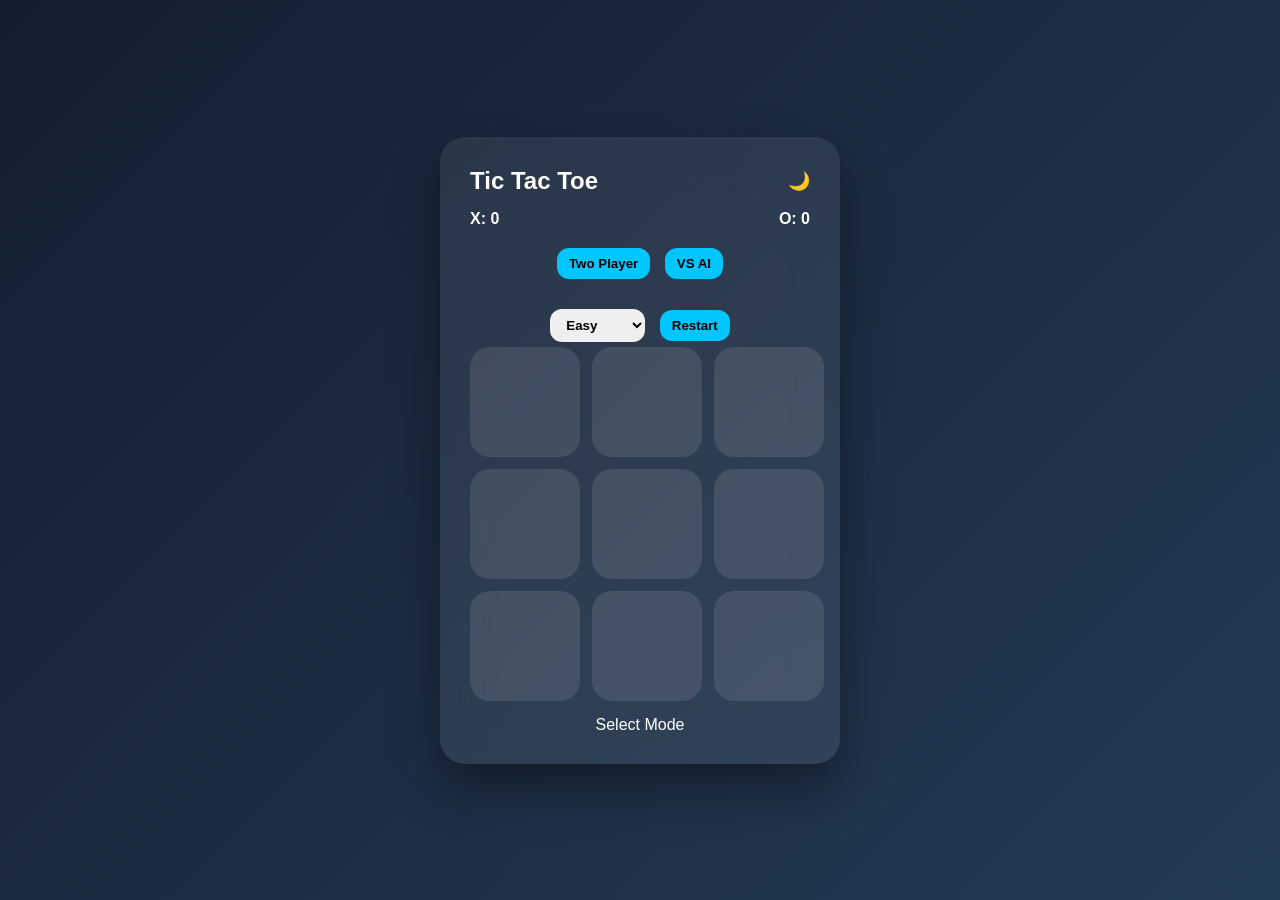
<file: Task-3/index.html>
<!DOCTYPE html>
<html lang="en">
<head>
<meta charset="UTF-8">
<meta name="viewport" content="width=device-width, initial-scale=1.0">
<title>Premium Tic Tac Toe</title>
<link rel="stylesheet" href="style.css">
</head>
<body>

<div class="container">
    <div class="top-bar">
        <h2>Tic Tac Toe</h2>
        <div class="toggle" id="themeToggle">🌙</div>
    </div>

    <div class="scoreboard">
        <div>X: <span id="scoreX">0</span></div>
        <div>O: <span id="scoreO">0</span></div>
    </div>

    <div class="mode-buttons">
        <button id="twoPlayerBtn">Two Player</button>
        <button id="aiBtn">VS AI</button>
    </div>

    <div class="controls">
        <select id="difficulty">
            <option value="easy">Easy</option>
            <option value="medium">Medium</option>
            <option value="hard">Hard</option>
        </select>
        <button id="restartBtn">Restart</button>
    </div>

    <div class="board" id="board"></div>

    <div class="status" id="status">Select Mode</div>
</div>

<script src="script.js"></script>
</body>
</html>
</file>
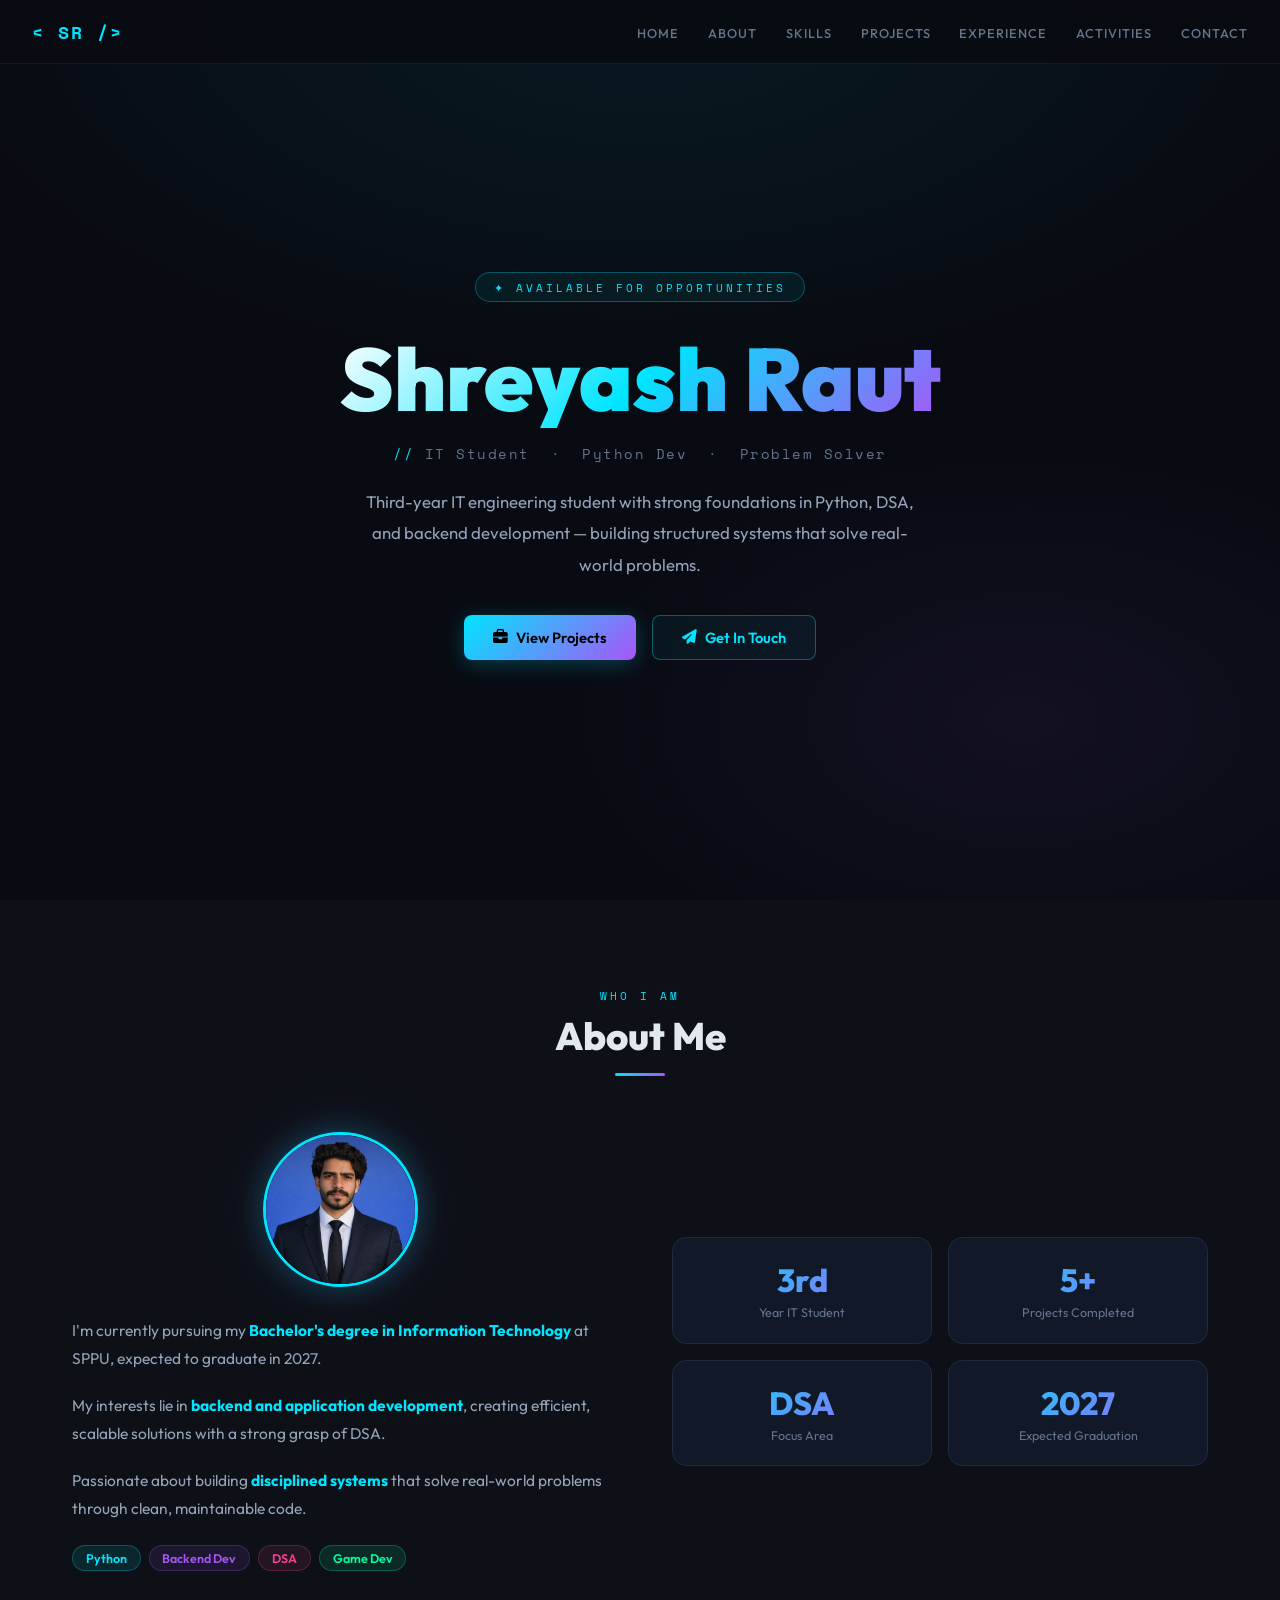
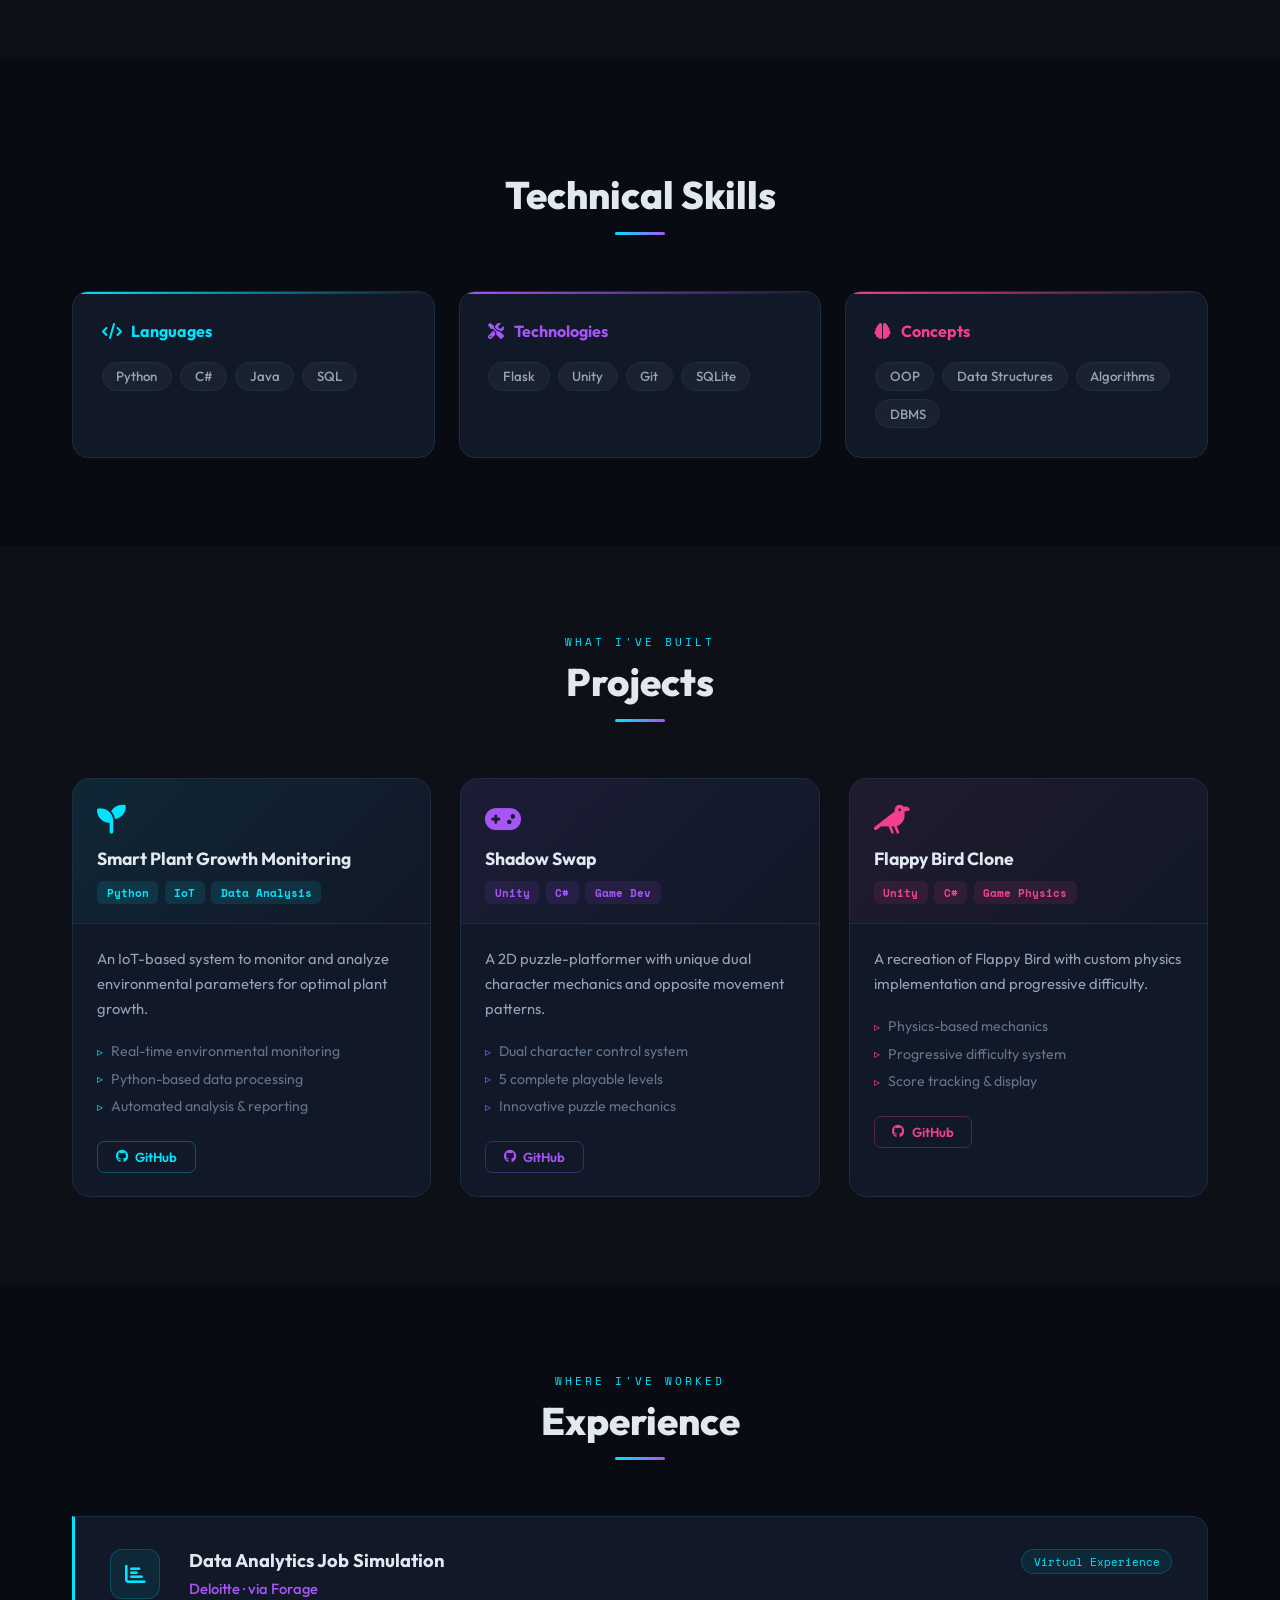
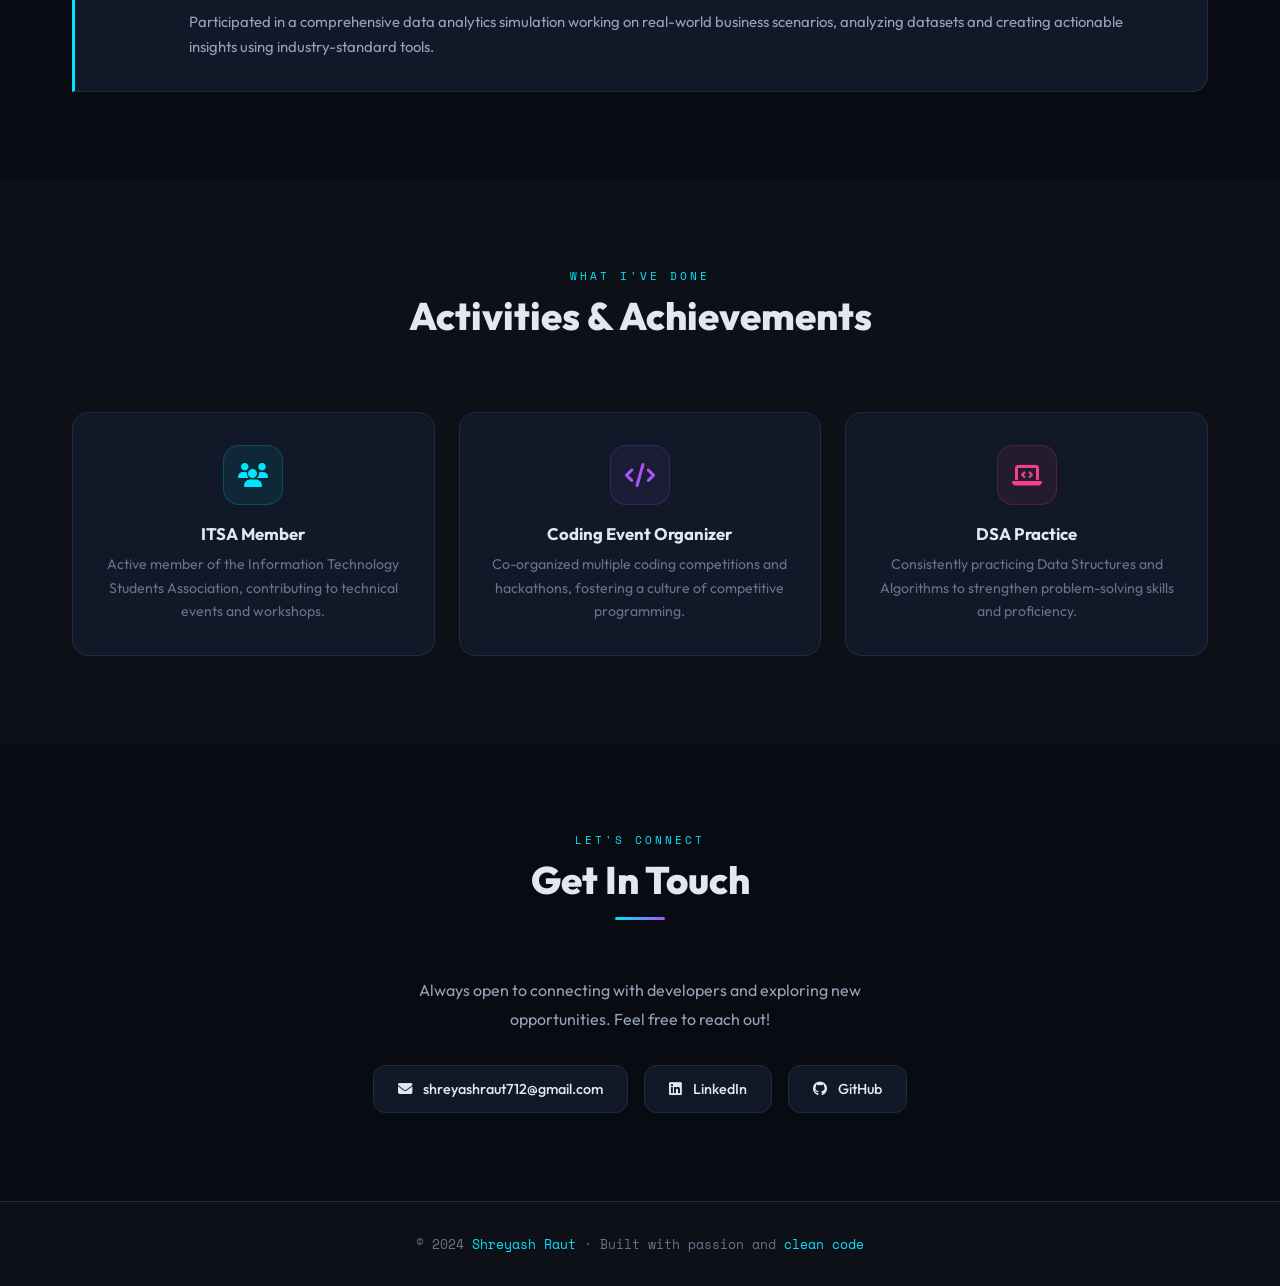
<file: Task-4/index.html>
<!DOCTYPE html>
<html lang="en">
<head>
    <meta charset="UTF-8">
    <meta name="viewport" content="width=device-width, initial-scale=1.0">
    <title>Shreyash Raut - Portfolio</title>
    <link href="https://fonts.googleapis.com/css2?family=Space+Mono:wght@400;700&family=Outfit:wght@300;400;500;600;700;800;900&display=swap" rel="stylesheet">
    <link rel="stylesheet" href="https://cdnjs.cloudflare.com/ajax/libs/font-awesome/6.4.0/css/all.min.css">
    <link rel="stylesheet" href="style.css">
</head>
<body>

<!-- LOADER -->
<div id="loader">
    <div class="loader-text">SR</div>
    <div class="loader-bar"><div class="loader-fill"></div></div>
</div>

<!-- NAV -->
<nav>
    <a href="#home" class="logo">&lt; SR /&gt;</a>
    <ul class="nav-links" id="navLinks">
        <li><a href="#home">Home</a></li>
        <li><a href="#about">About</a></li>
        <li><a href="#skills">Skills</a></li>
        <li><a href="#projects">Projects</a></li>
        <li><a href="#experience">Experience</a></li>
        <li><a href="#achievements">Activities</a></li>
        <li><a href="#contact">Contact</a></li>
    </ul>
    <button class="menu-btn" id="menuBtn"><i class="fas fa-bars"></i></button>
</nav>

<!-- HERO -->
<section class="hero" id="home">
    <div class="hero-inner">
        <div class="hero-badge">✦ Available for opportunities</div>
        <h1>Shreyash Raut</h1>
        <p class="hero-sub"><span>//</span> IT Student &nbsp;·&nbsp; Python Dev &nbsp;·&nbsp; Problem Solver</p>
        <p class="hero-desc">Third-year IT engineering student with strong foundations in Python, DSA, and backend development — building structured systems that solve real-world problems.</p>
        <div class="hero-btns">
            <a href="#projects" class="btn btn-primary"><i class="fas fa-briefcase"></i> View Projects</a>
            <a href="#contact" class="btn btn-outline"><i class="fas fa-paper-plane"></i> Get In Touch</a>
        </div>
    </div>
</section>

<!-- ABOUT -->
<div class="sec-alt" id="about">
    <div class="sec-alt-in">
        <p class="sec-label reveal">who i am</p>
        <h2 class="sec-title reveal">About Me</h2>
        <div class="sec-line reveal"></div>
        <div class="about-grid reveal">
            <div class="about-text">
                <div class="about-photo-wrap">
                    <img src="Shreyash.jpeg" alt="Shreyash Raut" class="about-photo" />
                </div>
                <p>I'm currently pursuing my <strong>Bachelor's degree in Information Technology</strong> at SPPU, expected to graduate in 2027.</p>
                <p>My interests lie in <strong>backend and application development</strong>, creating efficient, scalable solutions with a strong grasp of DSA.</p>
                <p>Passionate about building <strong>disciplined systems</strong> that solve real-world problems through clean, maintainable code.</p>
                <div class="badges">
                    <span class="badge c">Python</span>
                    <span class="badge v">Backend Dev</span>
                    <span class="badge p">DSA</span>
                    <span class="badge g">Game Dev</span>
                </div>
            </div>
            <div class="about-stats">
                <div class="stat-card"><div class="stat-num">3rd</div><div class="stat-lbl">Year IT Student</div></div>
                <div class="stat-card"><div class="stat-num">5+</div><div class="stat-lbl">Projects Completed</div></div>
                <div class="stat-card"><div class="stat-num">DSA</div><div class="stat-lbl">Focus Area</div></div>
                <div class="stat-card"><div class="stat-num">2027</div><div class="stat-lbl">Expected Graduation</div></div>
            </div>
        </div>
    </div>
</div>

<!-- SKILLS -->
<div class="sec" id="skills">
    <p class="sec-label reveal">what i know</p>
    <h2 class="sec-title reveal">Technical Skills</h2>
    <div class="sec-line reveal"></div>
    <div class="skills-grid reveal">
        <div class="skill-card sc">
            <h3><i class="fas fa-code"></i> Languages</h3>
            <div class="tags">
                <span class="tag">Python</span><span class="tag">C#</span>
                <span class="tag">Java</span><span class="tag">SQL</span>
            </div>
        </div>
        <div class="skill-card sv">
            <h3><i class="fas fa-tools"></i> Technologies</h3>
            <div class="tags">
                <span class="tag">Flask</span><span class="tag">Unity</span>
                <span class="tag">Git</span><span class="tag">SQLite</span>
            </div>
        </div>
        <div class="skill-card sp">
            <h3><i class="fas fa-brain"></i> Concepts</h3>
            <div class="tags">
                <span class="tag">OOP</span><span class="tag">Data Structures</span>
                <span class="tag">Algorithms</span><span class="tag">DBMS</span>
            </div>
        </div>
    </div>
</div>

<!-- PROJECTS -->
<div class="sec-alt" id="projects">
    <div class="sec-alt-in">
        <p class="sec-label reveal">what i've built</p>
        <h2 class="sec-title reveal">Projects</h2>
        <div class="sec-line reveal"></div>
        <div class="proj-grid reveal">
            <div class="proj-card">
                <div class="proj-head">
                    <div class="proj-icon"><i class="fas fa-seedling"></i></div>
                    <h3>Smart Plant Growth Monitoring</h3>
                    <div class="tech-tags">
                        <span class="tech-tag">Python</span>
                        <span class="tech-tag">IoT</span>
                        <span class="tech-tag">Data Analysis</span>
                    </div>
                </div>
                <div class="proj-body">
                    <p class="proj-desc">An IoT-based system to monitor and analyze environmental parameters for optimal plant growth.</p>
                    <ul class="proj-features">
                        <li>Real-time environmental monitoring</li>
                        <li>Python-based data processing</li>
                        <li>Automated analysis & reporting</li>
                    </ul>
                    <a href="https://github.com/ShreyashRaut" target="_blank" class="proj-link"><i class="fab fa-github"></i> GitHub</a>
                </div>
            </div>
            <div class="proj-card">
                <div class="proj-head">
                    <div class="proj-icon"><i class="fas fa-gamepad"></i></div>
                    <h3>Shadow Swap</h3>
                    <div class="tech-tags">
                        <span class="tech-tag">Unity</span>
                        <span class="tech-tag">C#</span>
                        <span class="tech-tag">Game Dev</span>
                    </div>
                </div>
                <div class="proj-body">
                    <p class="proj-desc">A 2D puzzle-platformer with unique dual character mechanics and opposite movement patterns.</p>
                    <ul class="proj-features">
                        <li>Dual character control system</li>
                        <li>5 complete playable levels</li>
                        <li>Innovative puzzle mechanics</li>
                    </ul>
                    <a href="https://github.com/ShreyashRaut" target="_blank" class="proj-link"><i class="fab fa-github"></i> GitHub</a>
                </div>
            </div>
            <div class="proj-card">
                <div class="proj-head">
                    <div class="proj-icon"><i class="fas fa-crow"></i></div>
                    <h3>Flappy Bird Clone</h3>
                    <div class="tech-tags">
                        <span class="tech-tag">Unity</span>
                        <span class="tech-tag">C#</span>
                        <span class="tech-tag">Game Physics</span>
                    </div>
                </div>
                <div class="proj-body">
                    <p class="proj-desc">A recreation of Flappy Bird with custom physics implementation and progressive difficulty.</p>
                    <ul class="proj-features">
                        <li>Physics-based mechanics</li>
                        <li>Progressive difficulty system</li>
                        <li>Score tracking & display</li>
                    </ul>
                    <a href="https://github.com/ShreyashRaut" target="_blank" class="proj-link"><i class="fab fa-github"></i> GitHub</a>
                </div>
            </div>
        </div>
    </div>
</div>

<!-- EXPERIENCE -->
<div class="sec" id="experience">
    <p class="sec-label reveal">where i've worked</p>
    <h2 class="sec-title reveal">Experience</h2>
    <div class="sec-line reveal"></div>
    <div class="exp-card reveal">
        <div class="exp-icon-wrap"><i class="fas fa-chart-bar"></i></div>
        <div>
            <div class="exp-top">
                <span class="exp-title">Data Analytics Job Simulation</span>
                <span class="exp-pill">Virtual Experience</span>
            </div>
            <p class="exp-company">Deloitte · via Forage</p>
            <p class="exp-desc">Participated in a comprehensive data analytics simulation working on real-world business scenarios, analyzing datasets and creating actionable insights using industry-standard tools.</p>
        </div>
    </div>
</div>

<!-- ACHIEVEMENTS -->
<div class="sec-alt" id="achievements">
    <div class="sec-alt-in">
        <p class="sec-label reveal">what i've done</p>
        <h2 class="sec-title reveal">Activities & Achievements</h2>
        <div class="sec-line reveal"></div>
        <div class="ach-grid reveal">
            <div class="ach-card">
                <div class="ach-icon"><i class="fas fa-users"></i></div>
                <h3 class="ach-title">ITSA Member</h3>
                <p class="ach-desc">Active member of the Information Technology Students Association, contributing to technical events and workshops.</p>
            </div>
            <div class="ach-card">
                <div class="ach-icon"><i class="fas fa-code"></i></div>
                <h3 class="ach-title">Coding Event Organizer</h3>
                <p class="ach-desc">Co-organized multiple coding competitions and hackathons, fostering a culture of competitive programming.</p>
            </div>
            <div class="ach-card">
                <div class="ach-icon"><i class="fas fa-laptop-code"></i></div>
                <h3 class="ach-title">DSA Practice</h3>
                <p class="ach-desc">Consistently practicing Data Structures and Algorithms to strengthen problem-solving skills and proficiency.</p>
            </div>
        </div>
    </div>
</div>

<!-- CONTACT -->
<div class="sec" id="contact">
    <p class="sec-label reveal">let's connect</p>
    <h2 class="sec-title reveal">Get In Touch</h2>
    <div class="sec-line reveal"></div>
    <div class="contact-wrap reveal">
        <p class="contact-desc">Always open to connecting with developers and exploring new opportunities. Feel free to reach out!</p>
        <div class="contact-links">
            <a href="mailto:shreyashraut712@gmail.com" class="contact-link"><i class="fas fa-envelope"></i> shreyashraut712@gmail.com</a>
            <a href="https://www.linkedin.com/in/shreyashraut7/" target="_blank" class="contact-link"><i class="fab fa-linkedin"></i> LinkedIn</a>
            <a href="https://github.com/ShreyashRaut" target="_blank" class="contact-link"><i class="fab fa-github"></i> GitHub</a>
        </div>
    </div>
</div>

<!-- FOOTER -->
<footer>
    <p>&copy; 2024 <span>Shreyash Raut</span> · Built with passion and <span>clean code</span></p>
</footer>

<script src="script.js"></script>
</body>
</html>
</file>
<file: Task-3/style.css>
:root{
    --bg-dark: linear-gradient(135deg,#141e30,#243b55);
    --bg-light: linear-gradient(135deg,#e0eafc,#cfdef3);
    --card-dark: rgba(255,255,255,0.08);
    --card-light: rgba(255,255,255,0.6);
    --text-dark: white;
    --text-light: #111;
}

*{
    margin:0;
    padding:0;
    box-sizing:border-box;
    font-family:'Segoe UI',sans-serif;
}

body{
    height:100vh;
    display:flex;
    justify-content:center;
    align-items:center;
    background:var(--bg-dark);
    color:var(--text-dark);
    transition:0.4s;
}

body.light{
    background:var(--bg-light);
    color:var(--text-light);
}

.container{
    backdrop-filter:blur(25px);
    background:var(--card-dark);
    padding:30px;
    border-radius:25px;
    width:400px;
    text-align:center;
    box-shadow:0 25px 50px rgba(0,0,0,0.4);
    transition:0.4s;
}

body.light .container{
    background:var(--card-light);
}

.top-bar{
    display:flex;
    justify-content:space-between;
    align-items:center;
    margin-bottom:15px;
}

.scoreboard{
    display:flex;
    justify-content:space-between;
    margin-bottom:15px;
    font-weight:bold;
}

.board{
    display:grid;
    grid-template-columns:repeat(3,110px);
    grid-template-rows:repeat(3,110px);
    gap:12px;
    margin:auto;
}

.cell{
    background:rgba(255,255,255,0.1);
    border-radius:20px;
    font-size:42px;
    display:flex;
    justify-content:center;
    align-items:center;
    cursor:pointer;
    transition:0.3s;
}

.cell:hover{
    transform:scale(1.07);
    background:rgba(255,255,255,0.2);
}

.win{
    background:#00ffcc !important;
    color:black;
    box-shadow:0 0 20px #00ffcc;
}

.controls{
    margin-top:20px;
}

select,button{
    padding:8px 12px;
    border-radius:12px;
    border:none;
    margin:5px;
    cursor:pointer;
    font-weight:bold;
}

button{
    background:#00c6ff;
    transition:0.3s;
}

button:hover{
    transform:scale(1.05);
}

.toggle{
    cursor:pointer;
    font-size:18px;
}

.status{
    margin-top:15px;
}
</file>
<file: Task-4/style.css>
* { margin: 0; padding: 0; box-sizing: border-box; }
html { scroll-behavior: smooth; }

:root {
    --bg:     #080b12;
    --bg2:    #0d1117;
    --card:   #111827;
    --border: #1e2d42;
    --cyan:   #00e5ff;
    --violet: #a855f7;
    --pink:   #f43f8f;
    --green:  #00ffa3;
    --text:   #e2e8f0;
    --muted:  #64748b;
}

body {
    font-family: 'Outfit', 'Segoe UI', sans-serif;
    background: var(--bg);
    color: var(--text);
    overflow-x: hidden;
}

/* ── LOADER ── */
#loader {
    position: fixed; inset: 0;
    background: var(--bg);
    display: flex; flex-direction: column;
    align-items: center; justify-content: center;
    gap: 1.2rem; z-index: 9999;
    transition: opacity 0.5s ease;
}
#loader.hide { opacity: 0; pointer-events: none; }
.loader-text { font-family: 'Space Mono', monospace; font-size: 2rem; font-weight: 700; color: var(--cyan); letter-spacing: 4px; }
.loader-bar { width: 180px; height: 2px; background: var(--border); border-radius: 2px; overflow: hidden; }
.loader-fill { height: 100%; background: linear-gradient(90deg, var(--cyan), var(--violet)); animation: fill 1.5s ease forwards; }
@keyframes fill { from { width: 0; } to { width: 100%; } }

/* ── NAV ── */
nav {
    position: fixed; top: 0; left: 0; right: 0; z-index: 100;
    background: rgba(8,11,18,0.92);
    backdrop-filter: blur(16px);
    border-bottom: 1px solid rgba(0,229,255,0.1);
    padding: 0 2rem; height: 64px;
    display: flex; align-items: center; justify-content: space-between;
}
.logo { font-family: 'Space Mono', monospace; font-size: 1.1rem; font-weight: 700; color: var(--cyan); text-decoration: none; letter-spacing: 2px; }
.nav-links { display: flex; gap: 1.8rem; list-style: none; }
.nav-links a { text-decoration: none; color: var(--muted); font-size: 0.8rem; font-weight: 500; letter-spacing: 1px; text-transform: uppercase; transition: color 0.2s; }
.nav-links a:hover { color: var(--cyan); }
.menu-btn { display: none; background: none; border: none; color: var(--cyan); font-size: 1.4rem; cursor: pointer; }

/* ── HERO ── */
.hero {
    min-height: 100vh;
    display: flex; align-items: center; justify-content: center;
    text-align: center; padding: 6rem 2rem 4rem;
    background:
        radial-gradient(ellipse 80% 60% at 50% 0%, rgba(0,229,255,0.07) 0%, transparent 70%),
        radial-gradient(ellipse 60% 50% at 80% 80%, rgba(168,85,247,0.07) 0%, transparent 60%),
        var(--bg);
}
.hero-inner { max-width: 800px; }
.hero-badge {
    display: inline-block;
    font-family: 'Space Mono', monospace; font-size: 0.7rem; letter-spacing: 3px; text-transform: uppercase;
    color: var(--cyan); border: 1px solid rgba(0,229,255,0.3); background: rgba(0,229,255,0.06);
    padding: 0.35rem 1.1rem; border-radius: 2rem; margin-bottom: 1.8rem;
    animation: fadeUp 0.8s ease both;
}
.hero h1 {
    font-size: clamp(3rem, 8vw, 5.5rem); font-weight: 900; line-height: 1.1; margin-bottom: 1rem;
    background: linear-gradient(135deg, #fff 0%, var(--cyan) 50%, var(--violet) 100%);
    -webkit-background-clip: text; -webkit-text-fill-color: transparent; background-clip: text;
    animation: fadeUp 0.8s ease 0.15s both;
}
.hero-sub { font-family: 'Space Mono', monospace; font-size: 0.85rem; color: var(--muted); letter-spacing: 1.5px; margin-bottom: 1.4rem; animation: fadeUp 0.8s ease 0.3s both; }
.hero-sub span { color: var(--cyan); }
.hero-desc { font-size: 1.05rem; color: #94a3b8; line-height: 1.85; max-width: 560px; margin: 0 auto 2.2rem; animation: fadeUp 0.8s ease 0.45s both; }
.hero-btns { display: flex; gap: 1rem; justify-content: center; flex-wrap: wrap; animation: fadeUp 0.8s ease 0.6s both; }

/* ── BUTTONS ── */
.btn { display: inline-flex; align-items: center; gap: 0.5rem; padding: 0.75rem 1.8rem; border-radius: 0.5rem; font-size: 0.92rem; font-weight: 600; text-decoration: none; transition: all 0.25s ease; }
.btn-primary { background: linear-gradient(135deg, var(--cyan), var(--violet)); color: #000; box-shadow: 0 4px 20px rgba(0,229,255,0.25); }
.btn-primary:hover { transform: translateY(-3px); box-shadow: 0 8px 30px rgba(0,229,255,0.4); }
.btn-outline { border: 1px solid rgba(0,229,255,0.35); color: var(--cyan); background: rgba(0,229,255,0.05); }
.btn-outline:hover { background: rgba(0,229,255,0.12); transform: translateY(-3px); }

/* ── SECTIONS ── */
.sec { padding: 5.5rem 2rem; max-width: 1200px; margin: 0 auto; }
.sec-alt { background: var(--bg2); }
.sec-alt-in { padding: 5.5rem 2rem; max-width: 1200px; margin: 0 auto; }
.sec-label { text-align: center; font-family: 'Space Mono', monospace; font-size: 0.68rem; letter-spacing: 3px; text-transform: uppercase; color: var(--cyan); margin-bottom: 0.5rem; }
.sec-title { text-align: center; font-size: clamp(1.7rem, 4vw, 2.4rem); font-weight: 800; color: var(--text); margin-bottom: 0.8rem; }
.sec-line { width: 50px; height: 3px; background: linear-gradient(90deg, var(--cyan), var(--violet)); border-radius: 2px; margin: 0 auto 3.5rem; }

/* ── ABOUT ── */
.about-grid { display: grid; grid-template-columns: 1fr 1fr; gap: 4rem; align-items: center; }
.about-photo-wrap { display: flex; justify-content: center; margin-bottom: 1.8rem; }
.about-photo { width: 155px; height: 155px; border-radius: 50%; object-fit: cover; border: 3px solid var(--cyan); box-shadow: 0 0 30px rgba(0,229,255,0.25), 0 0 60px rgba(168,85,247,0.12); transition: transform 0.3s, box-shadow 0.3s; }
.about-photo:hover { transform: scale(1.06); box-shadow: 0 0 50px rgba(0,229,255,0.4); }
.about-text p { color: #94a3b8; line-height: 1.85; margin-bottom: 1.1rem; font-size: 0.97rem; }
.about-text p strong { color: var(--cyan); }
.badges { display: flex; flex-wrap: wrap; gap: 0.5rem; margin-top: 1.4rem; }
.badge { padding: 0.28rem 0.8rem; border-radius: 1rem; font-size: 0.78rem; font-weight: 600; }
.badge.c { background: rgba(0,229,255,0.1); color: var(--cyan); border: 1px solid rgba(0,229,255,0.25); }
.badge.v { background: rgba(168,85,247,0.1); color: var(--violet); border: 1px solid rgba(168,85,247,0.25); }
.badge.p { background: rgba(244,63,143,0.1); color: var(--pink); border: 1px solid rgba(244,63,143,0.25); }
.badge.g { background: rgba(0,255,163,0.1); color: var(--green); border: 1px solid rgba(0,255,163,0.25); }
.about-stats { display: grid; grid-template-columns: 1fr 1fr; gap: 1rem; }
.stat-card { background: var(--card); border: 1px solid var(--border); border-radius: 0.9rem; padding: 1.4rem; text-align: center; transition: transform 0.25s, border-color 0.25s, box-shadow 0.25s; }
.stat-card:hover { transform: translateY(-5px); border-color: rgba(0,229,255,0.3); box-shadow: 0 0 20px rgba(0,229,255,0.1); }
.stat-num { font-size: 2rem; font-weight: 800; background: linear-gradient(135deg, var(--cyan), var(--violet)); -webkit-background-clip: text; -webkit-text-fill-color: transparent; background-clip: text; }
.stat-lbl { color: var(--muted); font-size: 0.78rem; margin-top: 0.3rem; }

/* ── SKILLS ── */
.skills-grid { display: grid; grid-template-columns: repeat(auto-fit, minmax(260px, 1fr)); gap: 1.5rem; }
.skill-card { background: var(--card); border: 1px solid var(--border); border-radius: 1rem; padding: 1.8rem; transition: transform 0.25s, border-color 0.25s; position: relative; overflow: hidden; }
.skill-card::before { content: ''; position: absolute; top: 0; left: 0; right: 0; height: 2px; }
.skill-card.sc::before { background: linear-gradient(90deg, var(--cyan), transparent); }
.skill-card.sv::before { background: linear-gradient(90deg, var(--violet), transparent); }
.skill-card.sp::before { background: linear-gradient(90deg, var(--pink), transparent); }
.skill-card:hover { transform: translateY(-5px); }
.skill-card.sc:hover { border-color: rgba(0,229,255,0.3); }
.skill-card.sv:hover { border-color: rgba(168,85,247,0.3); }
.skill-card.sp:hover { border-color: rgba(244,63,143,0.3); }
.skill-card h3 { font-size: 1rem; font-weight: 700; display: flex; align-items: center; gap: 0.6rem; margin-bottom: 1.3rem; }
.skill-card.sc h3 { color: var(--cyan); }
.skill-card.sv h3 { color: var(--violet); }
.skill-card.sp h3 { color: var(--pink); }
.tags { display: flex; flex-wrap: wrap; gap: 0.5rem; }
.tag { background: rgba(255,255,255,0.04); border: 1px solid var(--border); color: #94a3b8; padding: 0.35rem 0.85rem; border-radius: 2rem; font-size: 0.83rem; font-weight: 500; transition: all 0.2s; }
.skill-card.sc .tag:hover { background: rgba(0,229,255,0.1); color: var(--cyan); border-color: rgba(0,229,255,0.35); }
.skill-card.sv .tag:hover { background: rgba(168,85,247,0.1); color: var(--violet); border-color: rgba(168,85,247,0.35); }
.skill-card.sp .tag:hover { background: rgba(244,63,143,0.1); color: var(--pink); border-color: rgba(244,63,143,0.35); }

/* ── PROJECTS ── */
.proj-grid { display: grid; grid-template-columns: repeat(auto-fit, minmax(320px, 1fr)); gap: 1.8rem; }
.proj-card { background: var(--card); border: 1px solid var(--border); border-radius: 1.1rem; overflow: hidden; transition: transform 0.3s, border-color 0.3s, box-shadow 0.3s; }
.proj-card:nth-child(1):hover { transform: translateY(-8px); border-color: rgba(0,229,255,0.4); box-shadow: 0 0 30px rgba(0,229,255,0.1); }
.proj-card:nth-child(2):hover { transform: translateY(-8px); border-color: rgba(168,85,247,0.4); box-shadow: 0 0 30px rgba(168,85,247,0.1); }
.proj-card:nth-child(3):hover { transform: translateY(-8px); border-color: rgba(244,63,143,0.4); box-shadow: 0 0 30px rgba(244,63,143,0.1); }
.proj-head { padding: 1.4rem 1.5rem 1.2rem; border-bottom: 1px solid var(--border); }
.proj-card:nth-child(1) .proj-head { background: linear-gradient(135deg, rgba(0,229,255,0.07), transparent); }
.proj-card:nth-child(2) .proj-head { background: linear-gradient(135deg, rgba(168,85,247,0.07), transparent); }
.proj-card:nth-child(3) .proj-head { background: linear-gradient(135deg, rgba(244,63,143,0.07), transparent); }
.proj-icon { font-size: 1.8rem; margin-bottom: 0.6rem; }
.proj-card:nth-child(1) .proj-icon { color: var(--cyan); }
.proj-card:nth-child(2) .proj-icon { color: var(--violet); }
.proj-card:nth-child(3) .proj-icon { color: var(--pink); }
.proj-head h3 { font-size: 1.1rem; font-weight: 700; color: var(--text); margin-bottom: 0.7rem; }
.tech-tags { display: flex; flex-wrap: wrap; gap: 0.4rem; }
.tech-tag { padding: 0.18rem 0.6rem; border-radius: 0.35rem; font-size: 0.7rem; font-weight: 600; font-family: 'Space Mono', monospace; }
.proj-card:nth-child(1) .tech-tag { background: rgba(0,229,255,0.1); color: var(--cyan); }
.proj-card:nth-child(2) .tech-tag { background: rgba(168,85,247,0.1); color: var(--violet); }
.proj-card:nth-child(3) .tech-tag { background: rgba(244,63,143,0.1); color: var(--pink); }
.proj-body { padding: 1.4rem 1.5rem; }
.proj-desc { color: #94a3b8; line-height: 1.7; font-size: 0.92rem; margin-bottom: 1rem; }
.proj-features { list-style: none; margin-bottom: 1.3rem; }
.proj-features li { color: var(--muted); font-size: 0.88rem; padding: 0.3rem 0; display: flex; align-items: center; gap: 0.5rem; }
.proj-features li::before { content: '▹'; font-size: 0.75rem; }
.proj-card:nth-child(1) .proj-features li::before { color: var(--cyan); }
.proj-card:nth-child(2) .proj-features li::before { color: var(--violet); }
.proj-card:nth-child(3) .proj-features li::before { color: var(--pink); }
.proj-link { display: inline-flex; align-items: center; gap: 0.4rem; padding: 0.45rem 1.1rem; border-radius: 0.45rem; font-size: 0.82rem; font-weight: 600; text-decoration: none; transition: all 0.2s; border: 1px solid; }
.proj-card:nth-child(1) .proj-link { color: var(--cyan); border-color: rgba(0,229,255,0.3); }
.proj-card:nth-child(2) .proj-link { color: var(--violet); border-color: rgba(168,85,247,0.3); }
.proj-card:nth-child(3) .proj-link { color: var(--pink); border-color: rgba(244,63,143,0.3); }
.proj-card:nth-child(1) .proj-link:hover { background: rgba(0,229,255,0.08); }
.proj-card:nth-child(2) .proj-link:hover { background: rgba(168,85,247,0.08); }
.proj-card:nth-child(3) .proj-link:hover { background: rgba(244,63,143,0.08); }

/* ── EXPERIENCE ── */
.exp-card { background: var(--card); border: 1px solid var(--border); border-left: 3px solid var(--cyan); border-radius: 0 1rem 1rem 0; padding: 2rem 2.2rem; display: flex; gap: 1.8rem; align-items: flex-start; transition: transform 0.25s, box-shadow 0.25s; }
.exp-card:hover { transform: translateX(6px); box-shadow: 0 0 25px rgba(0,229,255,0.08); }
.exp-icon-wrap { width: 50px; height: 50px; flex-shrink: 0; background: rgba(0,229,255,0.08); border: 1px solid rgba(0,229,255,0.2); border-radius: 0.75rem; display: flex; align-items: center; justify-content: center; font-size: 1.3rem; color: var(--cyan); }
.exp-top { display: flex; justify-content: space-between; align-items: flex-start; flex-wrap: wrap; gap: 0.5rem; margin-bottom: 0.3rem; }
.exp-title { font-size: 1.15rem; font-weight: 700; color: var(--text); }
.exp-pill { font-family: 'Space Mono', monospace; font-size: 0.68rem; color: var(--cyan); background: rgba(0,229,255,0.08); border: 1px solid rgba(0,229,255,0.2); padding: 0.2rem 0.7rem; border-radius: 1rem; }
.exp-company { color: var(--violet); font-weight: 500; font-size: 0.92rem; margin-bottom: 0.7rem; }
.exp-desc { color: #94a3b8; line-height: 1.7; font-size: 0.93rem; }

/* ── ACHIEVEMENTS ── */
.ach-grid { display: grid; grid-template-columns: repeat(auto-fit, minmax(260px, 1fr)); gap: 1.5rem; }
.ach-card { background: var(--card); border: 1px solid var(--border); border-radius: 1rem; padding: 2rem; text-align: center; transition: transform 0.25s, border-color 0.25s; }
.ach-card:nth-child(1):hover { transform: translateY(-6px); border-color: rgba(0,229,255,0.3); }
.ach-card:nth-child(2):hover { transform: translateY(-6px); border-color: rgba(168,85,247,0.3); }
.ach-card:nth-child(3):hover { transform: translateY(-6px); border-color: rgba(244,63,143,0.3); }
.ach-icon { width: 60px; height: 60px; border-radius: 1rem; display: flex; align-items: center; justify-content: center; font-size: 1.5rem; margin: 0 auto 1.1rem; }
.ach-card:nth-child(1) .ach-icon { background: rgba(0,229,255,0.08); color: var(--cyan); border: 1px solid rgba(0,229,255,0.2); }
.ach-card:nth-child(2) .ach-icon { background: rgba(168,85,247,0.08); color: var(--violet); border: 1px solid rgba(168,85,247,0.2); }
.ach-card:nth-child(3) .ach-icon { background: rgba(244,63,143,0.08); color: var(--pink); border: 1px solid rgba(244,63,143,0.2); }
.ach-title { font-size: 1.05rem; font-weight: 700; color: var(--text); margin-bottom: 0.6rem; }
.ach-desc { color: var(--muted); line-height: 1.65; font-size: 0.88rem; }

/* ── CONTACT ── */
.contact-wrap { text-align: center; }
.contact-desc { color: #94a3b8; font-size: 1rem; line-height: 1.8; max-width: 480px; margin: 0 auto 2rem; }
.contact-links { display: flex; justify-content: center; gap: 1rem; flex-wrap: wrap; }
.contact-link { display: flex; align-items: center; gap: 0.7rem; padding: 0.85rem 1.5rem; background: var(--card); border: 1px solid var(--border); border-radius: 0.75rem; color: var(--text); text-decoration: none; font-size: 0.9rem; font-weight: 500; transition: all 0.25s; }
.contact-link:nth-child(1):hover { border-color: rgba(0,229,255,0.4); color: var(--cyan); transform: translateY(-4px); box-shadow: 0 0 20px rgba(0,229,255,0.1); }
.contact-link:nth-child(2):hover { border-color: rgba(14,165,233,0.4); color: #38bdf8; transform: translateY(-4px); }
.contact-link:nth-child(3):hover { border-color: rgba(255,255,255,0.3); color: #fff; transform: translateY(-4px); }

/* ── FOOTER ── */
footer { background: var(--bg2); border-top: 1px solid var(--border); text-align: center; padding: 2rem; }
footer p { color: var(--muted); font-size: 0.82rem; font-family: 'Space Mono', monospace; }
footer span { color: var(--cyan); }

/* ── ANIMATIONS ── */
.reveal { opacity: 0; transform: translateY(28px); transition: opacity 0.7s ease, transform 0.7s ease; }
.reveal.visible { opacity: 1; transform: translateY(0); }
@keyframes fadeUp { from { opacity: 0; transform: translateY(20px); } to { opacity: 1; transform: translateY(0); } }

/* ── RESPONSIVE ── */
@media (max-width: 768px) {
    .nav-links { display: none; flex-direction: column; position: absolute; top: 64px; left: 0; right: 0; background: rgba(8,11,18,0.97); padding: 1.2rem 2rem; border-bottom: 1px solid var(--border); gap: 1rem; }
    .nav-links.open { display: flex; }
    .menu-btn { display: block; }
    .about-grid { grid-template-columns: 1fr; gap: 2.5rem; }
    .proj-grid { grid-template-columns: 1fr; }
    .exp-card { flex-direction: column; gap: 1rem; }
}
</file>
